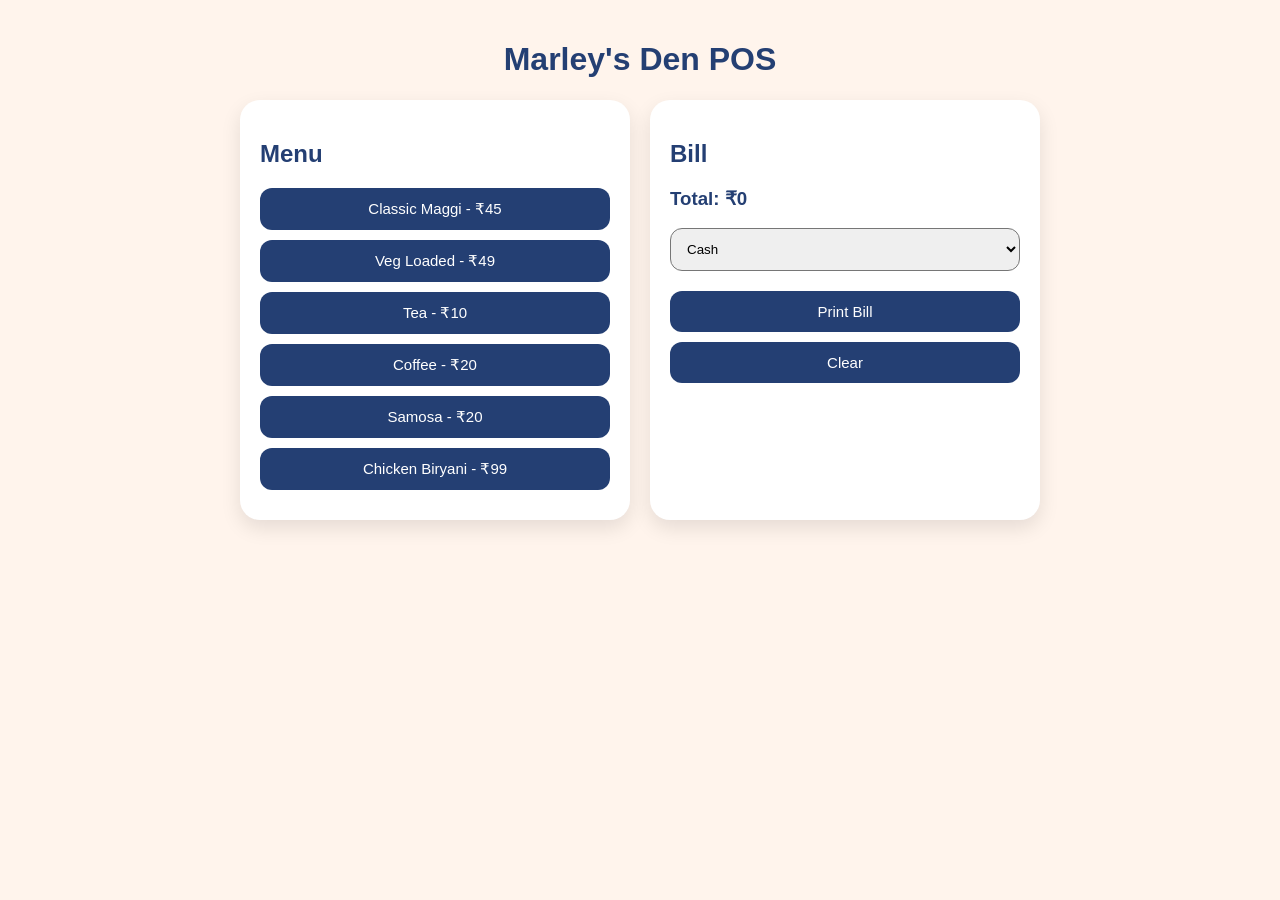
<file: Marley's Den POS application/index.html>
<!DOCTYPE html>
<html>
<head>
  <title>Marley's Den POS</title>
  <link rel="stylesheet" href="style.css">
</head>
<body>

  <h1>Marley's Den POS</h1>

  <div class="app">

    <div class="menu">
      <h2>Menu</h2>

      <button onclick="addItem('Classic Maggi', 45)">Classic Maggi - ₹45</button>
      <button onclick="addItem('Veg Loaded', 49)">Veg Loaded - ₹49</button>
      <button onclick="addItem('Tea', 10)">Tea - ₹10</button>
      <button onclick="addItem('Coffee', 20)">Coffee - ₹20</button>
      <button onclick="addItem('Samosa', 20)">Samosa - ₹20</button>
      <button onclick="addItem('Chicken Biryani', 99)">Chicken Biryani - ₹99</button>
    </div>

    <div class="cart">
      <h2>Bill</h2>
      <div id="cartItems"></div>

      <h3>Total: ₹<span id="total">0</span></h3>

      <select id="paymentMode">
        <option>Cash</option>
        <option>UPI</option>
        <option>Card</option>
      </select>

      <button onclick="printBill()">Print Bill</button>
      <button onclick="clearCart()">Clear</button>
    </div>

  </div>

  <script src="script.js"></script>
</body>
</html>
</file>
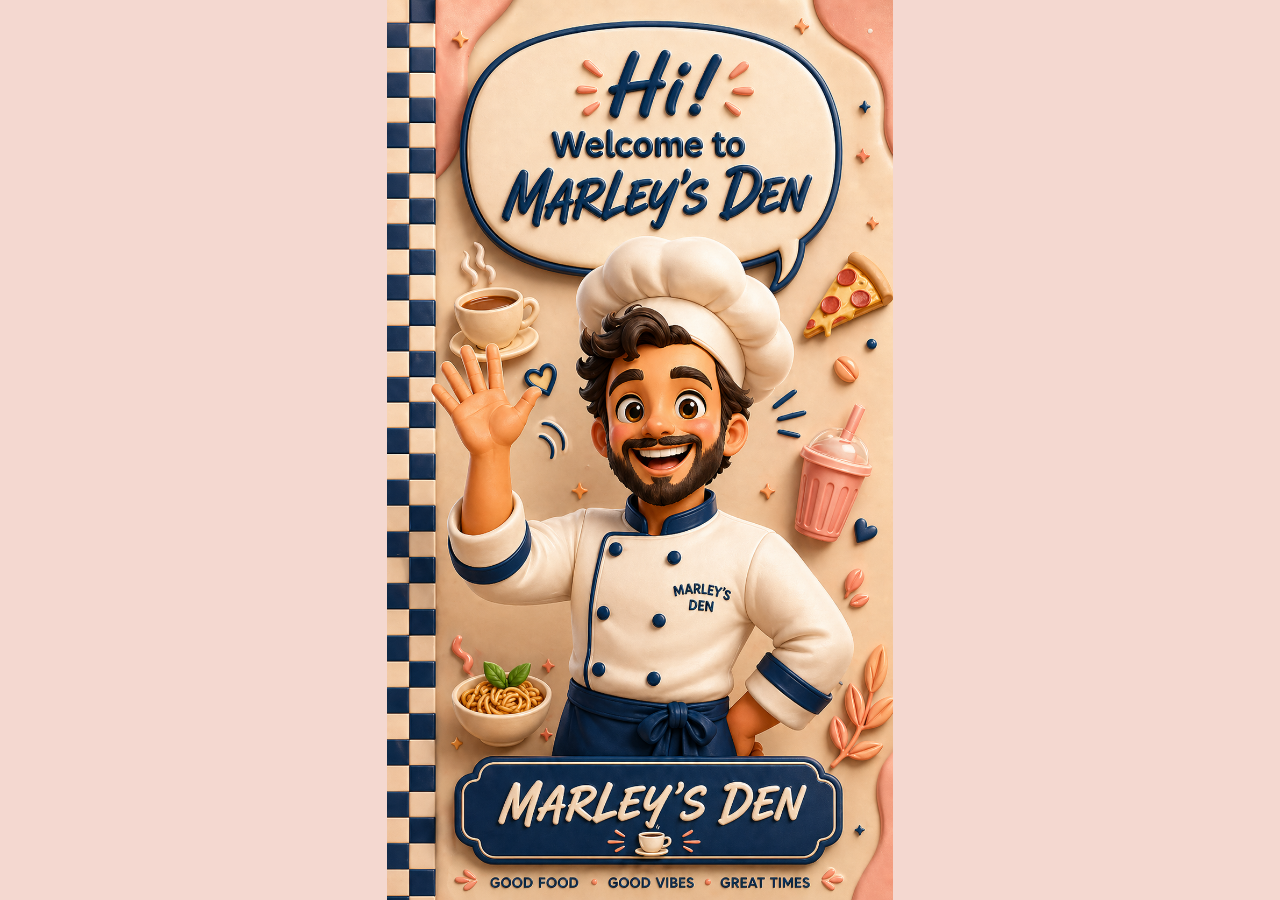
<file: marleys_menu/index.html>
<!DOCTYPE html>
<html lang="en">

<head>
  <meta charset="UTF-8" />
  <meta name="viewport" content="width=device-width, initial-scale=1.0" />
  <title>Marley's Den Menu</title>

  <style>
    body {
      margin: 0;
      font-family: "Poppins", Arial, sans-serif;
      color: #243f73;
      background:
        radial-gradient(circle at top left, rgba(255, 220, 205, 0.9), transparent 35%),
        radial-gradient(circle at bottom right, rgba(36, 63, 115, 0.18), transparent 35%),
        linear-gradient(135deg, #fff4ec, #f4d8d0);
      min-height: 100vh;
      overflow-x: hidden;
    }

    /* Animated Background Decoration */

    .bg-shape {
      position: fixed;
      border-radius: 50%;
      opacity: 0.35;
      z-index: -1;
      animation: floatShape 6s ease-in-out infinite;
    }

    .bg-shape.one {
      width: 120px;
      height: 120px;
      background: #ffb8a5;
      top: 80px;
      left: -40px;
    }

    .bg-shape.two {
      width: 160px;
      height: 160px;
      background: #243f73;
      bottom: 120px;
      right: -70px;
      animation-delay: 1s;
    }

    .bg-shape.three {
      width: 80px;
      height: 80px;
      background: #ffd7a8;
      top: 55%;
      left: 20px;
      animation-delay: 2s;
    }

    @keyframes floatShape {
      0% {
        transform: translateY(0) scale(1);
      }

      50% {
        transform: translateY(-20px) scale(1.05);
      }

      100% {
        transform: translateY(0) scale(1);
      }
    }

    .phone {
      max-width: 430px;
      margin: 25px auto;
      background: rgba(255, 255, 255, 0.92);
      border-radius: 32px;
      padding: 24px;
      box-shadow: 0 18px 45px rgba(36, 63, 115, 0.22);
      min-height: 90vh;
      backdrop-filter: blur(12px);
      border: 1px solid rgba(255, 255, 255, 0.8);
      animation: pageEnter 0.8s ease;
    }

    @keyframes pageEnter {
      from {
        opacity: 0;
        transform: translateY(25px) scale(0.96);
      }

      to {
        opacity: 1;
        transform: translateY(0) scale(1);
      }
    }

    .logo {
      text-align: center;
      font-size: 34px;
      margin-bottom: 18px;
    }

    h1,
    h2,
    h3 {
      text-align: center;
      font-weight: 600;
    }

    h1 {
      font-size: 30px;
      color: #243f73;
      margin-bottom: 5px;
      letter-spacing: 0.5px;
    }

    h2 {
      color: #243f73;
      font-size: 24px;
      margin-top: 22px;
    }

    h3 {
      color: #7c4f35;
      font-size: 16px;
    }

    .tagline {
      text-align: center;
      font-size: 13px;
      color: #7c4f35;
      margin-top: -2px;
      margin-bottom: 18px;
      letter-spacing: 0.5px;
    }

    .categories {
      display: flex;
      flex-wrap: wrap;
      justify-content: center;
      gap: 12px 10px;
      margin: 18px 0 24px;
      padding: 4px 6px;
    }

    .emoji {
      display: inline-block;
      margin-right: 4px;
      animation: emojiBounce 1.8s ease-in-out infinite;
    }

    .category-btn:nth-child(2) .emoji {
      animation-delay: 0.15s;
    }

    .category-btn:nth-child(3) .emoji {
      animation-delay: 0.3s;
    }

    .category-btn:nth-child(4) .emoji {
      animation-delay: 0.45s;
    }

    .category-btn:nth-child(5) .emoji {
      animation-delay: 0.6s;
    }

    .category-btn:nth-child(6) .emoji {
      animation-delay: 0.75s;
    }

    .category-btn:nth-child(7) .emoji {
      animation-delay: 0.9s;
    }

    .category-btn:nth-child(8) .emoji {
      animation-delay: 1.05s;
    }

    .category-btn:nth-child(9) .emoji {
      animation-delay: 1.2s;
    }

    .category-btn:nth-child(10) .emoji {
      animation-delay: 1.35s;
    }

    @keyframes emojiBounce {

      0%,
      100% {
        transform: translateY(0) rotate(0deg) scale(1);
      }

      30% {
        transform: translateY(-4px) rotate(-8deg) scale(1.15);
      }

      60% {
        transform: translateY(1px) rotate(6deg) scale(1);
      }
    }

    .category-btn {
      border: none;
      background: #fff7f2;
      color: #243f73;
      padding: 9px 13px;
      border-radius: 22px;
      cursor: pointer;
      font-size: 13px;
      box-shadow: 0 4px 12px rgba(36, 63, 115, 0.12);
      transition: all 0.25s ease;
      white-space: nowrap;
      margin: 2px;
    }

    .category-btn:hover {
      transform: translateY(-3px);
      background: #cc987a;
    }

    .category-btn.active {
      background: #243f73;
      color: #fff;
      transform: scale(1.05);
      box-shadow: 0 8px 18px rgba(36, 63, 115, 0.35);
    }

    .note {
      width: fit-content;
      margin: 28px auto 18px;
      padding: 9px 16px;
      text-align: center;
      font-size: 12px;
      color: #7c4f35;
      background: #fff7f2;
      border-radius: 999px;
      box-shadow: 0 6px 16px rgba(36, 63, 115, 0.10);
      border: 1px solid rgba(124, 79, 53, 0.12);
    }

    .note::before {
      content: "✨ ";
    }

    .note::after {
      content: " ✨";
    }

    .section-title {
      margin-top: 25px;
      font-size: 22px;
      text-align: left;
    }

    .item {
      display: flex;
      justify-content: space-between;
      gap: 15px;
      padding: 14px;
      margin: 10px 0;
      border-bottom: none;
      background: #fffaf7;
      border-radius: 18px;
      box-shadow: 0 5px 16px rgba(36, 63, 115, 0.08);
      animation: itemSlide 0.45s ease;
      transition: all 0.25s ease;
    }

    .item:hover {
      transform: translateY(-3px);
      box-shadow: 0 10px 24px rgba(36, 63, 115, 0.16);
    }

    @keyframes itemSlide {
      from {
        opacity: 0;
        transform: translateY(12px);
      }

      to {
        opacity: 1;
        transform: translateY(0);
      }
    }

    .item-name {
      font-size: 15px;
      font-weight: 600;
      color: #243f73;
    }

    .item-desc {
      font-size: 11px;
      color: #888;
      margin-top: 5px;
      line-height: 1.4;
      max-width: 260px;
    }

    .price {
      font-size: 15px;
      font-weight: 700;
      white-space: nowrap;
      color: #7c4f35;
    }

    /* CHEF WELCOME SCREEN */

    .splash-screen {
      position: fixed;
      top: 0;
      left: 0;
      width: 100%;
      height: 100dvh;
      background: #f4d8d0;
      display: flex;
      align-items: center;
      justify-content: center;
      z-index: 9999;
      padding: 10px;
      box-sizing: border-box;
      overflow: hidden;
    }

    .splash-screen.fade-out {
      opacity: 0;
      visibility: hidden;
      transition: opacity 0.6s ease, visibility 0.6s ease;
    }

    .chef-welcome-image {
      width: 100%;
      max-width: 100%;
      max-height: 100dvh;
      height: auto;
      object-fit: contain;
      animation: chefMove 2.5s ease-in-out infinite;
      display: block;
    }

    @keyframes chefMove {
      0% {
        transform: scale(0.95) translateY(0);
      }

      50% {
        transform: scale(0.98) translateY(-6px);
      }

      100% {
        transform: scale(0.95) translateY(0);
      }
    }

    .menu-category {
      animation: categoryFade 0.45s ease;
    }

    @keyframes categoryFade {
      from {
        opacity: 0;
        transform: translateX(15px);
      }

      to {
        opacity: 1;
        transform: translateX(0);
      }
    }

    .contact-box {
      margin: 22px auto 8px;
      padding: 14px;
      background: #fff7f2;
      border-radius: 18px;
      text-align: center;
      box-shadow: 0 5px 16px rgba(36, 63, 115, 0.08);
      color: #243f73;
    }

    .contact-box h3 {
      margin: 0 0 8px;
      color: #7c4f35;
    }

    .contact-box p {
      margin: 6px 0;
      font-size: 13px;
      line-height: 1.4;
    }

    .contact-box a {
      color: #243f73;
      text-decoration: none;
      font-weight: 700;
    }

    .hidden {
      display: none;
    }
  </style>
</head>

<body>

  <div class="bg-shape one"></div>
  <div class="bg-shape two"></div>
  <div class="bg-shape three"></div>

  <div class="splash-screen" id="splashScreen">
    <img src="chef-welcome.png" alt="Welcome to Marley's Den" class="chef-welcome-image">
  </div>

  <div class="phone" id="menuPage" style="display: none;">
    <h1>☕ Marley's Den</h1>
    <p class="tagline">MEET • EAT • REPEAT</p>
    <h3>Categories</h3>

    <div class="categories">
      <button class="category-btn active" onclick="showCategory('maggi', this)">
        <span class="emoji">🍜</span> Maggi
      </button>

      <button class="category-btn" onclick="showCategory('tea', this)">
        <span class="emoji">🫖</span> Tea
      </button>

      <button class="category-btn" onclick="showCategory('coffee', this)">
        <span class="emoji">☕</span> Coffee
      </button>

      <button class="category-btn" onclick="showCategory('snacks', this)">
        <span class="emoji">🍟</span> Snacks
      </button>

      <button class="category-btn" onclick="showCategory('shakes', this)">
        <span class="emoji">🧋</span> Drinks & Shakes
      </button>

      <button class="category-btn" onclick="showCategory('mojitos', this)">
        <span class="emoji">🍹</span> Mojitos
      </button>

      <button class="category-btn" onclick="showCategory('egg', this)">
        <span class="emoji">🍳</span> Egg Corner
      </button>

      <!-- <button class="category-btn" onclick="showCategory('biryani', this)">
        <span class="emoji">🍛</span> Biryani
      </button> -->

      <button class="category-btn" onclick="showCategory('healthy', this)">
        <span class="emoji">🥗</span> Healthy Bowls
      </button>

      <button class="category-btn" onclick="showCategory('juices', this)">
        <span class="emoji">🍹</span> Juices
      </button>

      <!-- <button class="category-btn" onclick="showCategory('smoke', this)">
        <span class="emoji">🚬</span> Smoke
      </button> -->
    </div>

    <div class="note">Prices inclusive of taxes</div>

    <div id="maggi" class="menu-category">
      <h2>🍜 Maggi Specials</h2>
      <div class="item">
        <div>
          <div class="item-name">Classic Maggi</div>
        </div>
        <div class="price">₹45</div>
      </div>
      <div class="item">
        <div>
          <div class="item-name">Veg Loaded</div>
        </div>
        <div class="price">₹49</div>
      </div>
      <div class="item">
        <div>
          <div class="item-name">Cheesy Fried</div>
        </div>
        <div class="price">₹59</div>
      </div>
      <div class="item">
        <div>
          <div class="item-name">Pepper Maggi</div>
        </div>
        <div class="price">₹49</div>
      </div>
      <div class="item">
        <div>
          <div class="item-name">Egg Maggi</div>
        </div>
        <div class="price">₹59</div>
      </div>

      <h3 class="section-title">Add-Ons</h3>
      <div class="item">
        <div>
          <div class="item-name">Extra Cheese</div>
        </div>
        <div class="price">₹20</div>
      </div>
      <div class="item">
        <div>
          <div class="item-name">Extra Omelette</div>
        </div>
        <div class="price">₹20</div>
      </div>
      <div class="item">
        <div>
          <div class="item-name">Half Boiled Omelette</div>
        </div>
        <div class="price">₹20</div>
      </div>
      <div class="item">
        <div>
          <div class="item-name">Boiled Egg</div>
        </div>
        <div class="price">₹15</div>
      </div>
    </div>

    <div id="tea" class="menu-category hidden">
      <h2>🫖 Tea</h2>
      <div class="item">
        <div>
          <div class="item-name">Single Tea</div>
        </div>
        <div class="price">₹10</div>
      </div>
      <div class="item">
        <div>
          <div class="item-name">Full Tea</div>
        </div>
        <div class="price">₹15</div>
      </div>
      <div class="item">
        <div>
          <div class="item-name">Black Tea</div>
        </div>
        <div class="price">₹15</div>
      </div>
      <div class="item">
        <div>
          <div class="item-name">Ginger Tea</div>
        </div>
        <div class="price">₹20</div>
      </div>
      <div class="item">
        <div>
          <div class="item-name">Ginger Lemon Tea</div>
        </div>
        <div class="price">₹20</div>
      </div>
      <div class="item">
        <div>
          <div class="item-name">Elaichi Tea</div>
        </div>
        <div class="price">₹20</div>
      </div>
      <div class="item">
        <div>
          <div class="item-name">Lemon Tea</div>
        </div>
        <div class="price">₹20</div>
      </div>
      <div class="item">
        <div>
          <div class="item-name">Masala Tea</div>
        </div>
        <div class="price">₹20</div>
      </div>
      <div class="item">
        <div>
          <div class="item-name">Jaggery Tea</div>
        </div>
        <div class="price">₹20</div>
      </div>
      <div class="item">
        <div>
          <div class="item-name">Green Tea</div>
        </div>
        <div class="price">₹25</div>
      </div>
    </div>

    <div id="coffee" class="menu-category hidden">
      <h2>☕ Coffees</h2>
      <div class="item">
        <div>
          <div class="item-name">Coffee</div>
        </div>
        <div class="price">₹20</div>
      </div>
      <div class="item">
        <div>
          <div class="item-name">Black Coffee</div>
        </div>
        <div class="price">₹15</div>
      </div>
      <div class="item">
        <div>
          <div class="item-name">Ginger Coffee</div>
        </div>
        <div class="price">₹25</div>
      </div>
      <div class="item">
        <div>
          <div class="item-name">Hot Chocolate</div>
        </div>
        <div class="price">₹49</div>
      </div>
      <div class="item">
        <div>
          <div class="item-name">Cold Coffee</div>
        </div>
        <div class="price">₹59</div>
      </div>
    </div>

    <div id="snacks" class="menu-category hidden">
      <h2>🍟 Snacks</h2>
      <div class="item">
        <div>
          <div class="item-name">Samosa</div>
        </div>
        <div class="price">₹20</div>
      </div>
      <div class="item">
        <div>
          <div class="item-name">French Fries</div>
        </div>
        <div class="price">₹59</div>
      </div>
    </div>

    <div id="shakes" class="menu-category hidden">
      <h2>🧋 Drinks & Shakes</h2>
      <div class="item">
        <div>
          <div class="item-name">Lime Soda</div>
        </div>
        <div class="price">₹39</div>
      </div>
      <div class="item">
        <div>
          <div class="item-name">Iced Tea</div>
        </div>
        <div class="price">₹39</div>
      </div>
      <div class="item">
        <div>
          <div class="item-name">Lassi</div>
        </div>
        <div class="price">₹49</div>
      </div>
      <!-- <div class="item">
        <div>
          <div class="item-name">Butter Milk</div>
        </div>
        <div class="price">₹29</div>
      </div> -->
      <div class="item">
        <div>
          <div class="item-name">Lemonade</div>
        </div>
        <div class="price">₹39</div>
      </div>
      <div class="item">
        <div>
          <div class="item-name">Sharjah</div>
        </div>
        <div class="price">₹59</div>
      </div>
      <div class="item">
        <div>
          <div class="item-name">Vanilla Milkshake</div>
        </div>
        <div class="price">₹59</div>
      </div>
      <div class="item">
        <div>
          <div class="item-name">Black Current Milkshake</div>
        </div>
        <div class="price">₹59</div>
      </div>
      <div class="item">
        <div>
          <div class="item-name">Green Apple Milkshake</div>
        </div>
        <div class="price">₹59</div>
      </div>
      <!-- <div class="item">
        <div>
          <div class="item-name">Black Current Milkshake</div>
        </div>
        <div class="price">₹59</div>
      </div> -->
      <div class="item">
        <div>
          <div class="item-name">Oreo Milkshake</div>
        </div>
        <div class="price">₹59</div>
      </div>
      <div class="item">
        <div>
          <div class="item-name">Chocolate Milkshake</div>
        </div>
        <div class="price">₹59</div>
      </div>
    </div>

    <div id="mojitos" class="menu-category hidden">
      <h2>🍹 Mojitos</h2>
      <div class="item">
        <div>
          <div class="item-name">Classic</div>
        </div>
        <div class="price">₹50</div>
      </div>
      <div class="item">
        <div>
          <div class="item-name">Black Current</div>
        </div>
        <div class="price">₹59</div>
      </div>
      <div class="item">
        <div>
          <div class="item-name">Green Apple</div>
        </div>
        <div class="price">₹59</div>
      </div>
      <div class="item">
        <div>
          <div class="item-name">Blueberry</div>
        </div>
        <div class="price">₹59</div>
      </div>
      <div class="item">
        <div>
          <div class="item-name">Watermelon</div>
        </div>
        <div class="price">₹59</div>
      </div>
      <div class="item">
        <div>
          <div class="item-name">Lime Mint Cooler</div>
        </div>
        <div class="price">₹59</div>
      </div>
    </div>

    <div id="egg" class="menu-category hidden">
      <h2>🍳 Egg Corner</h2>
      <div class="item">
        <div>
          <div class="item-name">Classic Omelette</div>
        </div>
        <div class="price">₹29</div>
      </div>
      <div class="item">
        <div>
          <div class="item-name">Half Boiled Omelette</div>
        </div>
        <div class="price">₹29</div>
      </div>
      <div class="item">
        <div>
          <div class="item-name">Bread Omelette</div>
        </div>
        <div class="price">₹49</div>
      </div>
      <div class="item">
        <div>
          <div class="item-name">Cheese Omelette</div>
        </div>
        <div class="price">₹49</div>
      </div>
      <div class="item">
        <div>
          <div class="item-name">Cheese Bread Omelette</div>
        </div>
        <div class="price">₹59</div>
      </div>
      <div class="item">
        <div>
          <div class="item-name">Marley's Den Special Ross Omlette</div>
        </div>
        <div class="price">₹89</div>
      </div>
      <div class="item">
        <div>
          <div class="item-name">Scrambled Eggs</div>
        </div>
        <div class="price">₹39</div>
      </div>
    </div>


    <div id="healthy" class="menu-category hidden">
      <h2>🥗 Healthy Bowls</h2>

      <div class="item">
        <div>
          <div class="item-name">Fruit Bowl</div>
          <div class="item-desc">Fresh seasonal fruits served chilled</div>
        </div>
        <div class="price">₹69</div>
      </div>

    </div>

    <div id="juices" class="menu-category hidden">
      <h2>🧃 Juices</h2>
      <div class="item">
        <div>
          <div class="item-name">Mango Juice</div>
          <div class="item-desc">Sweet and rich fresh mango juice</div>
        </div>
        <div class="price">₹59</div>
      </div>

      <div class="item">
        <div>
          <div class="item-name">Watermelon Juice</div>
          <div class="item-desc">Cool and refreshing summer drink</div>
        </div>
        <div class="price">₹49</div>
      </div>
    </div>

    <!-- <div id="smoke" class="menu-category hidden">
  <h2>🚬 Smoke</h2>

  <div class="item">
    <div>
      <div class="item-name">Classic Cigarette</div>
    </div>
    <div class="price">₹20</div>
  </div>

  <div class="item">
    <div>
      <div class="item-name">Gold Flake Kings</div>
    </div>
    <div class="price">₹25</div>
  </div>

  <div class="item">
    <div>
      <div class="item-name">Gold Flake Lights</div>
    </div>
    <div class="price">₹25</div>
  </div>

  <div class="item">
    <div>
      <div class="item-name">Marlboro Advance</div>
    </div>
    <div class="price">₹25</div>
  </div>

  <div class="item">
    <div>
      <div class="item-name">Marlboro Gold</div>
    </div>
    <div class="price">₹25</div>
  </div>

  <div class="item">
    <div>
      <div class="item-name">Lighter</div>
    </div>
    <div class="price">₹20</div>
  </div>
</div> -->

    <!-- <div id="biryani" class="menu-category hidden">
      <h2>🍛 Biryani</h2>

      <div class="item">
        <div>
          <div class="item-name">🍗Chicken Biryani</div>
        </div>
        <div class="price">₹99</div>
      </div>
    </div> -->

    <div class="contact-box">
      <h3>📍 Visit Us</h3>
      <p>Sainik Nagar, Opp Raithubazar, RK Puram</p>
      <p>📞 <a href="tel:7569496979">7569496979</a></p>
    </div>

    <script>

      window.addEventListener("load", function () {
        setTimeout(function () {
          const splash = document.getElementById("splashScreen");
          const menu = document.getElementById("menuPage");

          splash.classList.add("fade-out");

          setTimeout(function () {
            splash.style.display = "none";
            menu.style.display = "block";
          }, 600);

        }, 2000);
      });

      function showCategory(categoryId, button) {
        const categories = document.querySelectorAll(".menu-category");
        categories.forEach(category => category.classList.add("hidden"));

        document.getElementById(categoryId).classList.remove("hidden");

        const buttons = document.querySelectorAll(".category-btn");
        buttons.forEach(btn => btn.classList.remove("active"));

        button.classList.add("active");
      }
    </script>
</div>
</body>

</html>
</file>
<file: Marley's Den POS application/style.css>
body {
  font-family: Arial, sans-serif;
  background: #fff4ec;
  color: #243f73;
  margin: 0;
  padding: 20px;
}

h1 {
  text-align: center;
}

.app {
  display: flex;
  gap: 20px;
  justify-content: center;
}

.menu,
.cart {
  background: white;
  padding: 20px;
  border-radius: 20px;
  width: 350px;
  box-shadow: 0 8px 20px rgba(0,0,0,0.1);
}

button {
  display: block;
  width: 100%;
  margin: 10px 0;
  padding: 12px;
  border: none;
  border-radius: 12px;
  background: #243f73;
  color: white;
  font-size: 15px;
  cursor: pointer;
}

button:hover {
  background: #cc987a;
}

.cart-item {
  display: flex;
  justify-content: space-between;
  margin: 10px 0;
  background: #fff7f2;
  padding: 10px;
  border-radius: 10px;
}

select {
  width: 100%;
  padding: 12px;
  border-radius: 12px;
  margin-bottom: 10px;
}
</file>
